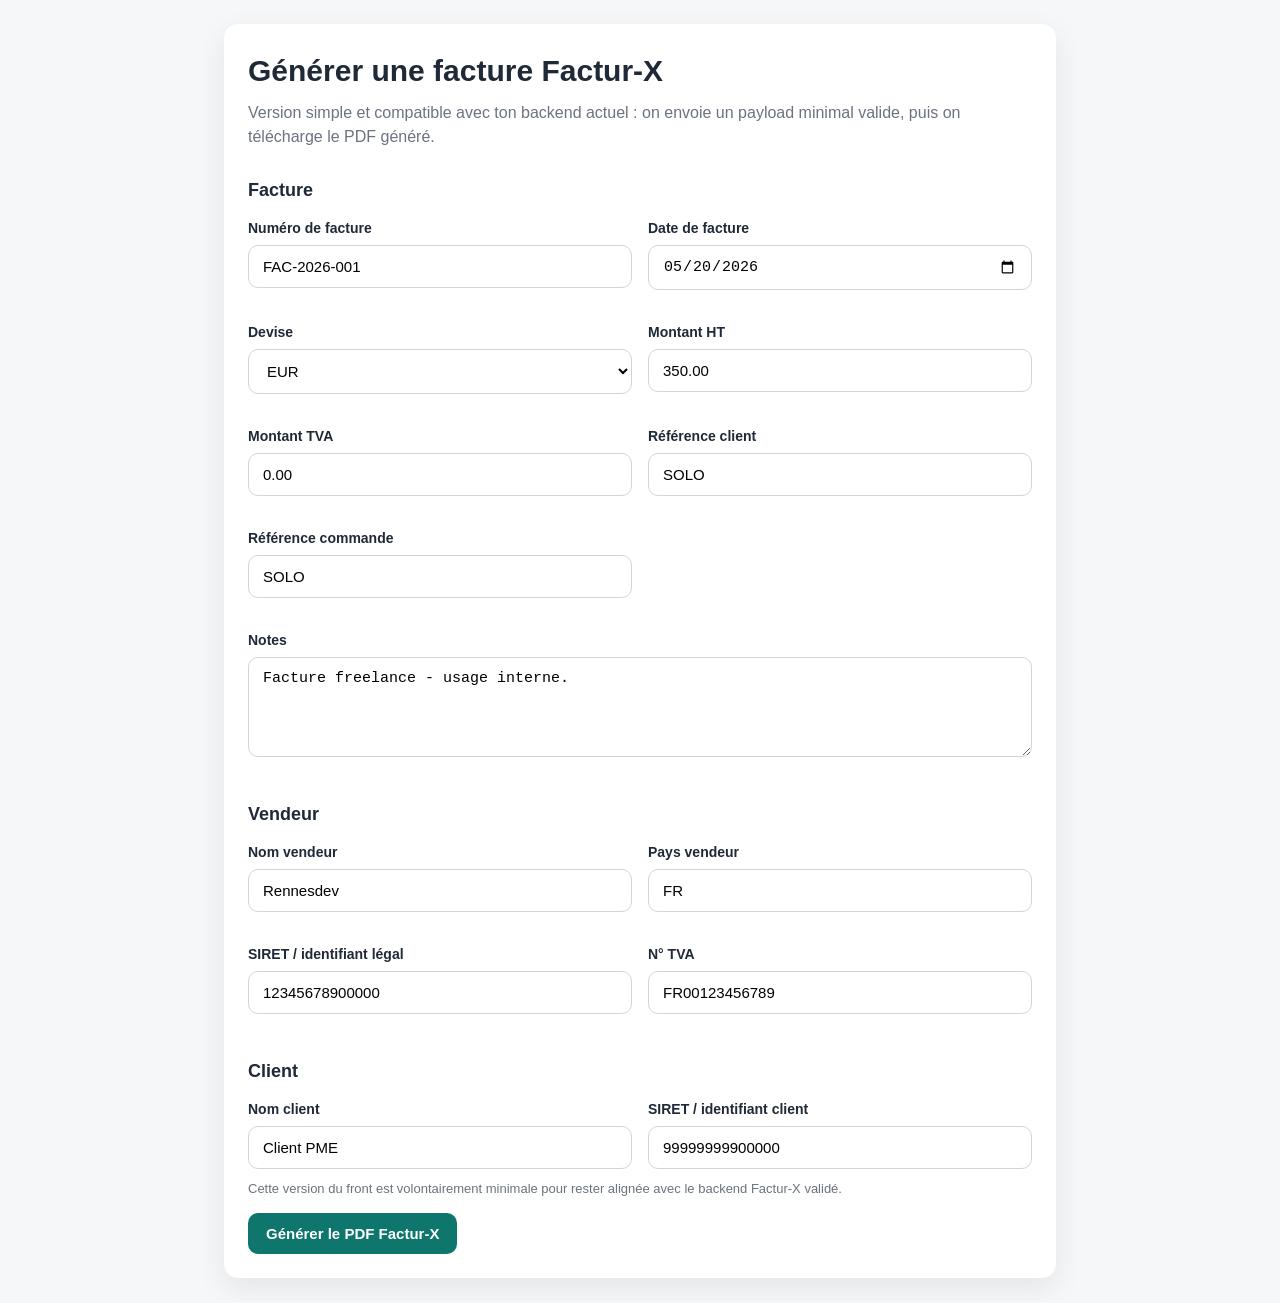
<file: index.html>
<!DOCTYPE html>
<html lang="fr">
<head>
  <meta charset="UTF-8" />
  <meta name="viewport" content="width=device-width, initial-scale=1.0" />
  <title>Rennesdev · Générateur Factur-X</title>
  <style>
    :root {
      --bg: #f6f7f9;
      --card: #ffffff;
      --text: #1f2937;
      --muted: #6b7280;
      --border: #d1d5db;
      --primary: #0f766e;
      --primary-hover: #115e59;
      --danger: #b91c1c;
      --success: #166534;
      --radius: 14px;
      --shadow: 0 10px 30px rgba(0, 0, 0, 0.08);
    }

    * {
      box-sizing: border-box;
    }

    body {
      margin: 0;
      font-family: Arial, sans-serif;
      background: var(--bg);
      color: var(--text);
      line-height: 1.5;
    }

    .container {
      max-width: 880px;
      margin: 0 auto;
      padding: 24px;
    }

    .card {
      background: var(--card);
      border-radius: var(--radius);
      box-shadow: var(--shadow);
      padding: 24px;
    }

    h1 {
      margin-top: 0;
      margin-bottom: 8px;
      font-size: 30px;
    }

    .intro {
      margin-top: 0;
      margin-bottom: 24px;
      color: var(--muted);
    }

    .grid {
      display: grid;
      grid-template-columns: repeat(2, minmax(0, 1fr));
      gap: 16px;
    }

    .field {
      display: flex;
      flex-direction: column;
      gap: 6px;
      margin-bottom: 16px;
    }

    .field.full {
      grid-column: 1 / -1;
    }

    label {
      font-weight: 700;
      font-size: 14px;
    }

    input,
    textarea,
    select {
      width: 100%;
      padding: 12px 14px;
      border: 1px solid var(--border);
      border-radius: 10px;
      font-size: 15px;
      background: #fff;
    }

    textarea {
      min-height: 100px;
      resize: vertical;
    }

    .section-title {
      margin: 28px 0 14px;
      font-size: 18px;
      font-weight: 700;
    }

    .actions {
      display: flex;
      gap: 12px;
      align-items: center;
      flex-wrap: wrap;
      margin-top: 8px;
    }

    button {
      border: none;
      border-radius: 10px;
      padding: 12px 18px;
      font-size: 15px;
      font-weight: 700;
      cursor: pointer;
      background: var(--primary);
      color: #fff;
    }

    button:hover {
      background: var(--primary-hover);
    }

    .status {
      margin-top: 18px;
      padding: 14px 16px;
      border-radius: 10px;
      font-size: 14px;
      display: none;
      white-space: pre-wrap;
    }

    .status.error {
      display: block;
      background: #fef2f2;
      color: var(--danger);
      border: 1px solid #fecaca;
    }

    .status.success {
      display: block;
      background: #f0fdf4;
      color: var(--success);
      border: 1px solid #bbf7d0;
    }

    .hint {
      color: var(--muted);
      font-size: 13px;
      margin-top: -6px;
      margin-bottom: 14px;
    }

    @media (max-width: 720px) {
      .grid {
        grid-template-columns: 1fr;
      }

      .container {
        padding: 16px;
      }

      .card {
        padding: 18px;
      }
    }
  </style>
</head>
<body>
  <div class="container">
    <div class="card">
      <h1>Générer une facture Factur-X</h1>
      <p class="intro">
        Version simple et compatible avec ton backend actuel : on envoie un payload minimal valide, puis on télécharge le PDF généré.
      </p>

      <form id="invoice-form">
        <div class="section-title">Facture</div>
        <div class="grid">
          <div class="field">
            <label for="invoiceNumber">Numéro de facture</label>
            <input id="invoiceNumber" name="invoiceNumber" type="text" value="FAC-2026-001" required />
          </div>

          <div class="field">
            <label for="invoiceDate">Date de facture</label>
            <input id="invoiceDate" name="invoiceDate" type="date" value="2026-05-20" required />
          </div>

          <div class="field">
            <label for="currency">Devise</label>
            <select id="currency" name="currency">
              <option value="EUR" selected>EUR</option>
            </select>
          </div>

          <div class="field">
            <label for="totalAmount">Montant HT</label>
            <input id="totalAmount" name="totalAmount" type="number" step="0.01" value="350.00" required />
          </div>

          <div class="field">
            <label for="taxTotalAmount">Montant TVA</label>
            <input id="taxTotalAmount" name="taxTotalAmount" type="number" step="0.01" value="0.00" required />
          </div>

          <div class="field">
            <label for="buyerReference">Référence client</label>
            <input id="buyerReference" name="buyerReference" type="text" value="SOLO" />
          </div>

          <div class="field">
            <label for="buyerOrderReference">Référence commande</label>
            <input id="buyerOrderReference" name="buyerOrderReference" type="text" value="SOLO" />
          </div>

          <div class="field full">
            <label for="notes">Notes</label>
            <textarea id="notes" name="notes">Facture freelance - usage interne.</textarea>
          </div>
        </div>

        <div class="section-title">Vendeur</div>
        <div class="grid">
          <div class="field">
            <label for="sellerName">Nom vendeur</label>
            <input id="sellerName" name="sellerName" type="text" value="Rennesdev" required />
          </div>

          <div class="field">
            <label for="sellerCountryCode">Pays vendeur</label>
            <input id="sellerCountryCode" name="sellerCountryCode" type="text" value="FR" required />
          </div>

          <div class="field">
            <label for="sellerLegalId">SIRET / identifiant légal</label>
            <input id="sellerLegalId" name="sellerLegalId" type="text" value="12345678900000" required />
          </div>

          <div class="field">
            <label for="sellerVatId">N° TVA</label>
            <input id="sellerVatId" name="sellerVatId" type="text" value="FR00123456789" required />
          </div>
        </div>

        <div class="section-title">Client</div>
        <div class="grid">
          <div class="field">
            <label for="buyerName">Nom client</label>
            <input id="buyerName" name="buyerName" type="text" value="Client PME" required />
          </div>

          <div class="field">
            <label for="buyerLegalId">SIRET / identifiant client</label>
            <input id="buyerLegalId" name="buyerLegalId" type="text" value="99999999900000" required />
          </div>
        </div>

        <p class="hint">
          Cette version du front est volontairement minimale pour rester alignée avec le backend Factur-X validé.
        </p>

        <div class="actions">
          <button type="submit" id="submitBtn">Générer le PDF Factur-X</button>
        </div>

        <div id="status" class="status"></div>
      </form>
    </div>
  </div>

  <script>
    const form = document.getElementById("invoice-form");
    const statusBox = document.getElementById("status");
    const submitBtn = document.getElementById("submitBtn");

    function setStatus(message, type) {
      statusBox.textContent = message;
      statusBox.className = "status " + type;
    }

    function clearStatus() {
      statusBox.textContent = "";
      statusBox.className = "status";
    }

    function buildPayload() {
      return {
        invoiceNumber: document.getElementById("invoiceNumber").value.trim(),
        invoiceDate: document.getElementById("invoiceDate").value,
        currency: document.getElementById("currency").value,
        totalAmount: Number(document.getElementById("totalAmount").value || 0),
        taxTotalAmount: Number(document.getElementById("taxTotalAmount").value || 0),
        buyerReference: document.getElementById("buyerReference").value.trim() || "SOLO",
        buyerOrderReference: document.getElementById("buyerOrderReference").value.trim() || "SOLO",
        notes: document.getElementById("notes").value.trim(),
        seller: {
          name: document.getElementById("sellerName").value.trim(),
          countryCode: document.getElementById("sellerCountryCode").value.trim() || "FR",
          legalId: document.getElementById("sellerLegalId").value.trim(),
          vatId: document.getElementById("sellerVatId").value.trim()
        },
        buyer: {
          name: document.getElementById("buyerName").value.trim(),
          legalId: document.getElementById("buyerLegalId").value.trim()
        }
      };
    }

    form.addEventListener("submit", async (event) => {
      event.preventDefault();
      clearStatus();
      submitBtn.disabled = true;
      submitBtn.textContent = "Génération en cours...";

      const payload = buildPayload();

      try {
        const response = await fetch("/facturx/generate-facturx", {
          method: "POST",
          headers: {
            "Content-Type": "application/json"
          },
          body: JSON.stringify(payload)
        });

        if (!response.ok) {
          const errorText = await response.text();
          setStatus(`Erreur API (${response.status}) : ${errorText}`, "error");
          return;
        }

        const blob = await response.blob();
        const downloadUrl = window.URL.createObjectURL(blob);
        const link = document.createElement("a");
        link.href = downloadUrl;
        link.download = `${payload.invoiceNumber || "facture"}-facturx.pdf`;
        document.body.appendChild(link);
        link.click();
        link.remove();
        window.URL.revokeObjectURL(downloadUrl);

        setStatus("PDF Factur-X généré avec succès.", "success");
      } catch (error) {
        setStatus(`Erreur réseau ou JavaScript : ${error.message}`, "error");
      } finally {
        submitBtn.disabled = false;
        submitBtn.textContent = "Générer le PDF Factur-X";
      }
    });
  </script>
</body>
</html>
</file>
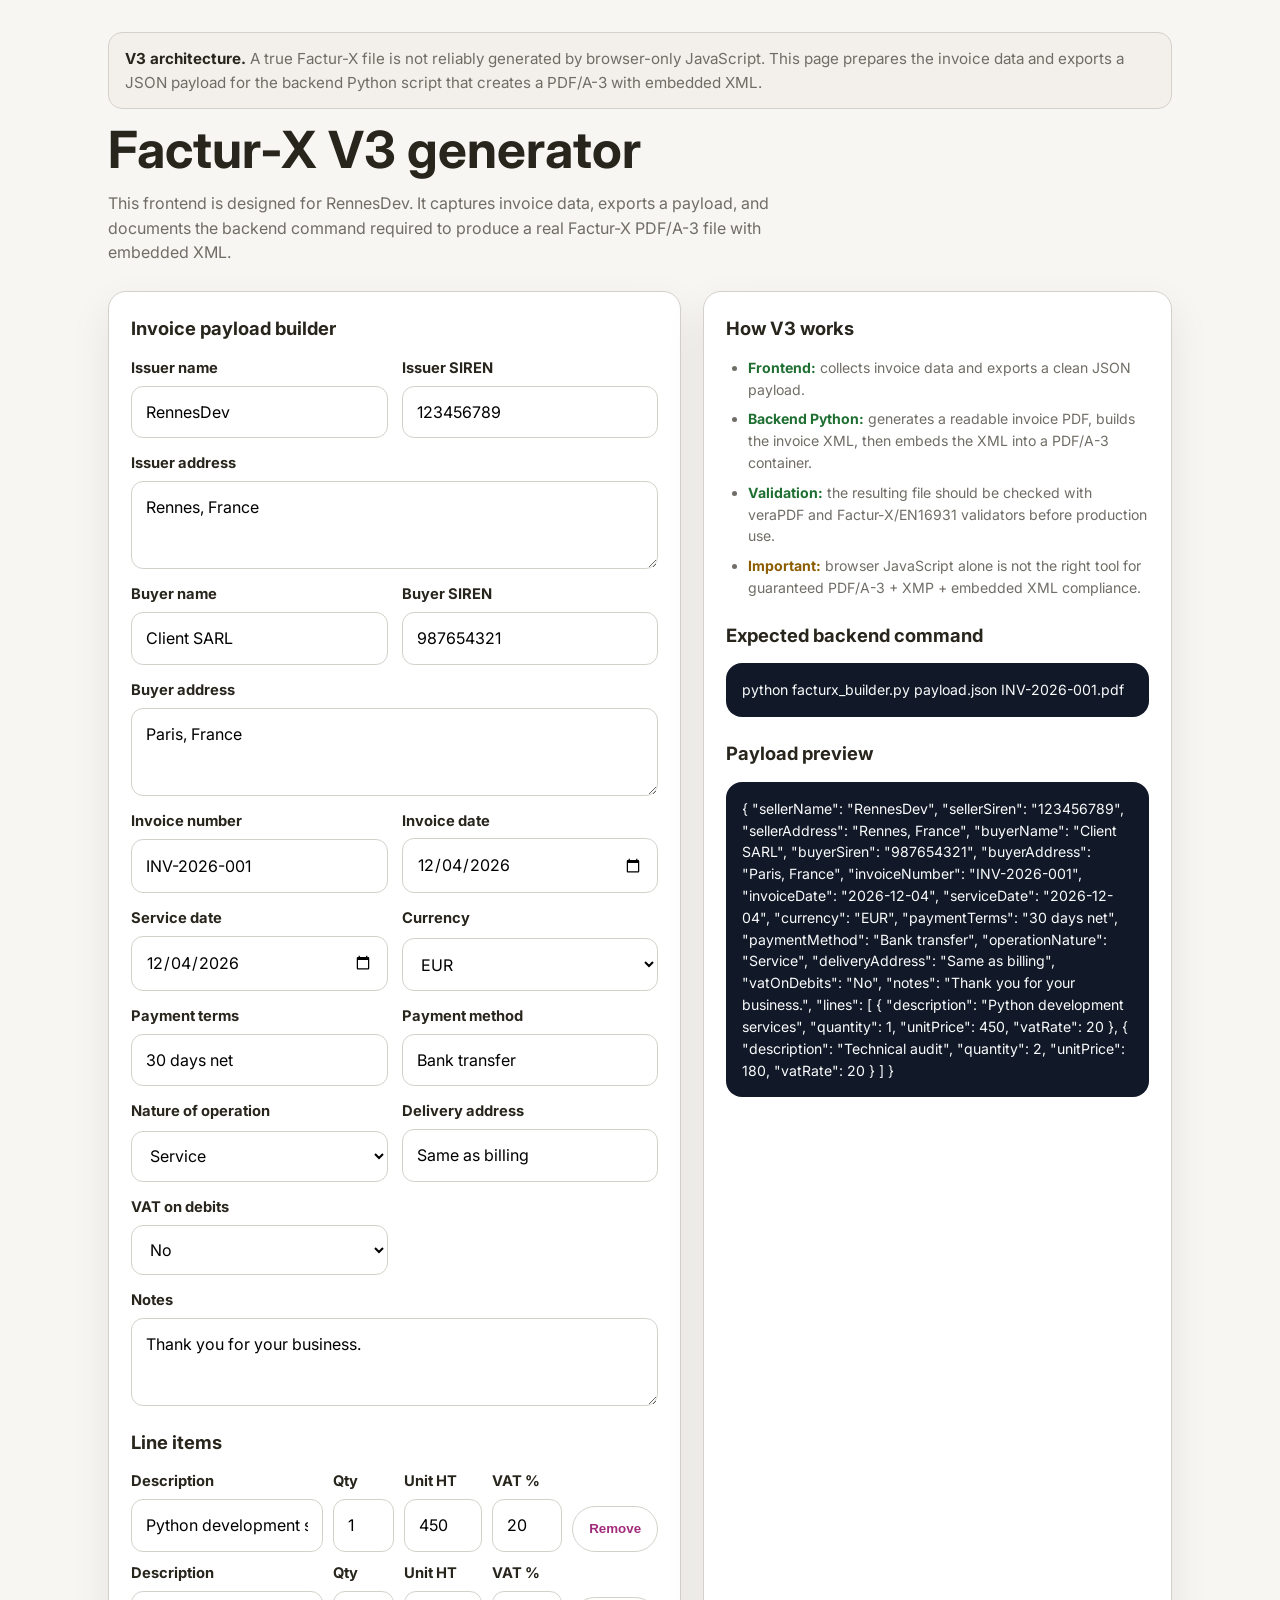
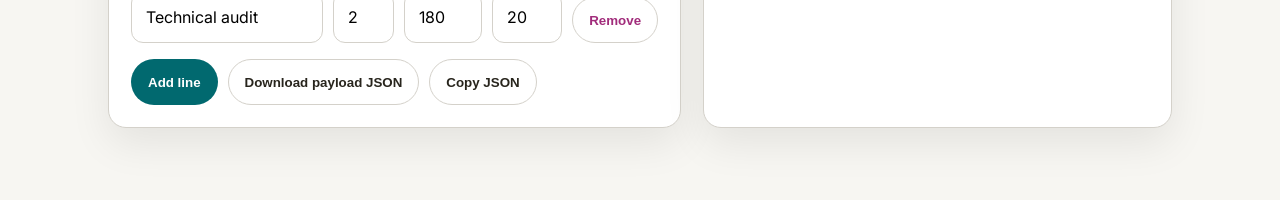
<file: facturx-generator-v3.html>
<!DOCTYPE html>
<html lang="fr">
<head>
  <meta charset="UTF-8" />
  <meta name="viewport" content="width=device-width, initial-scale=1.0" />
  <title>Factur-X Generator V3</title>
  <link rel="preconnect" href="https://fonts.googleapis.com">
  <link rel="preconnect" href="https://fonts.gstatic.com" crossorigin>
  <link href="https://fonts.googleapis.com/css2?family=Inter:wght@400;500;600;700;800&display=swap" rel="stylesheet">
  <style>
    :root{--bg:#f7f6f2;--surface:#ffffff;--surface2:#f3f0ec;--text:#28251d;--muted:#706d66;--border:#d4d1ca;--primary:#01696f;--primary2:#0c4e54;--radius:18px;--shadow:0 16px 40px rgba(0,0,0,.08)}
    *{box-sizing:border-box;margin:0;padding:0} body{font-family:Inter,system-ui,sans-serif;background:var(--bg);color:var(--text);line-height:1.55}
    .wrap{max-width:1100px;margin:0 auto;padding:32px 18px 72px}.hero{display:grid;gap:14px;margin-bottom:26px}.hero h1{font-size:clamp(2rem,4vw,3.4rem);line-height:1.05}.hero p{max-width:72ch;color:var(--muted)}
    .grid{display:grid;grid-template-columns:1.1fr .9fr;gap:22px}.card{background:var(--surface);border:1px solid var(--border);border-radius:var(--radius);padding:22px;box-shadow:var(--shadow)}
    .card h2{font-size:1.15rem;margin-bottom:14px}.fields{display:grid;grid-template-columns:repeat(2,minmax(0,1fr));gap:14px}.field{display:grid;gap:6px}.field.full{grid-column:1/-1}
    label{font-size:.92rem;font-weight:700} input,select,textarea{width:100%;padding:13px 14px;border:1px solid var(--border);border-radius:12px;background:#fff;font:inherit} textarea{min-height:88px;resize:vertical}
    .line{display:grid;grid-template-columns:2.2fr .7fr .9fr .8fr auto;gap:10px;align-items:end;margin-bottom:10px}.btns{display:flex;gap:10px;flex-wrap:wrap;margin-top:16px}
    button,.btn{display:inline-flex;align-items:center;justify-content:center;min-height:46px;padding:0 16px;border-radius:999px;border:1px solid transparent;background:var(--primary);color:#fff;font-weight:700;text-decoration:none;cursor:pointer}
    .secondary{background:#fff;color:var(--text);border-color:var(--border)} .danger{background:#fff;color:#a12c7b;border-color:var(--border)}
    .note{padding:14px 16px;border-radius:14px;background:var(--surface2);border:1px solid var(--border);color:var(--muted);font-size:.95rem}.note strong{color:var(--text)}
    .code{background:#111827;color:#f9fafb;padding:16px;border-radius:16px;overflow:auto;font-size:.88rem}.list{display:grid;gap:8px;padding-left:18px}.list li{margin-left:4px}
    .good{color:#1f6f32;font-weight:700}.warn{color:#8b5c00;font-weight:700}.mini{font-size:.88rem;color:var(--muted)}
    @media (max-width:980px){.grid{grid-template-columns:1fr}} @media (max-width:760px){.fields,.line{grid-template-columns:1fr}}
  </style>
</head>
<body>
  <div class="wrap">
    <section class="hero">
      <div class="note"><strong>V3 architecture.</strong> A true Factur-X file is not reliably generated by browser-only JavaScript. This page prepares the invoice data and exports a JSON payload for the backend Python script that creates a PDF/A-3 with embedded XML.</div>
      <h1>Factur-X V3 generator</h1>
      <p>This frontend is designed for RennesDev. It captures invoice data, exports a payload, and documents the backend command required to produce a real Factur-X PDF/A-3 file with embedded XML.</p>
    </section>

    <div class="grid">
      <section class="card">
        <h2>Invoice payload builder</h2>
        <div class="fields">
          <div class="field"><label for="sellerName">Issuer name</label><input id="sellerName" value="RennesDev"></div>
          <div class="field"><label for="sellerSiren">Issuer SIREN</label><input id="sellerSiren" value="123456789"></div>
          <div class="field full"><label for="sellerAddress">Issuer address</label><textarea id="sellerAddress">Rennes, France</textarea></div>
          <div class="field"><label for="buyerName">Buyer name</label><input id="buyerName" value="Client SARL"></div>
          <div class="field"><label for="buyerSiren">Buyer SIREN</label><input id="buyerSiren" value="987654321"></div>
          <div class="field full"><label for="buyerAddress">Buyer address</label><textarea id="buyerAddress">Paris, France</textarea></div>
          <div class="field"><label for="invoiceNumber">Invoice number</label><input id="invoiceNumber" value="INV-2026-001"></div>
          <div class="field"><label for="invoiceDate">Invoice date</label><input id="invoiceDate" type="date"></div>
          <div class="field"><label for="serviceDate">Service date</label><input id="serviceDate" type="date"></div>
          <div class="field"><label for="currency">Currency</label><select id="currency"><option>EUR</option></select></div>
          <div class="field"><label for="paymentTerms">Payment terms</label><input id="paymentTerms" value="30 days net"></div>
          <div class="field"><label for="paymentMethod">Payment method</label><input id="paymentMethod" value="Bank transfer"></div>
          <div class="field"><label for="operationNature">Nature of operation</label><select id="operationNature"><option>Service</option><option>Goods</option><option>Mixed</option></select></div>
          <div class="field"><label for="deliveryAddress">Delivery address</label><input id="deliveryAddress" value="Same as billing"></div>
          <div class="field"><label for="vatOnDebits">VAT on debits</label><select id="vatOnDebits"><option>No</option><option>Yes</option></select></div>
          <div class="field full"><label for="notes">Notes</label><textarea id="notes">Thank you for your business.</textarea></div>
        </div>

        <h2 style="margin-top:22px">Line items</h2>
        <div id="lines"></div>
        <div class="btns">
          <button type="button" id="addLine">Add line</button>
          <button type="button" class="secondary" id="downloadJson">Download payload JSON</button>
          <button type="button" class="secondary" id="copyJson">Copy JSON</button>
        </div>
      </section>

      <aside class="card">
        <h2>How V3 works</h2>
        <ul class="list mini">
          <li><span class="good">Frontend:</span> collects invoice data and exports a clean JSON payload.</li>
          <li><span class="good">Backend Python:</span> generates a readable invoice PDF, builds the invoice XML, then embeds the XML into a PDF/A-3 container.</li>
          <li><span class="good">Validation:</span> the resulting file should be checked with veraPDF and Factur-X/EN16931 validators before production use.</li>
          <li><span class="warn">Important:</span> browser JavaScript alone is not the right tool for guaranteed PDF/A-3 + XMP + embedded XML compliance.</li>
        </ul>

        <h2 style="margin-top:22px">Expected backend command</h2>
        <div class="code" id="commandBox"></div>

        <h2 style="margin-top:22px">Payload preview</h2>
        <div class="code" id="jsonPreview"></div>
      </aside>
    </div>
  </div>

  <template id="lineTpl">
    <div class="line">
      <div class="field"><label>Description</label><input data-k="description" value="Python development services"></div>
      <div class="field"><label>Qty</label><input data-k="quantity" type="number" min="0" step="0.01" value="1"></div>
      <div class="field"><label>Unit HT</label><input data-k="unitPrice" type="number" min="0" step="0.01" value="450"></div>
      <div class="field"><label>VAT %</label><input data-k="vatRate" type="number" min="0" step="0.01" value="20"></div>
      <button type="button" class="danger remove">Remove</button>
    </div>
  </template>

  <script>
    const ids=['sellerName','sellerSiren','sellerAddress','buyerName','buyerSiren','buyerAddress','invoiceNumber','invoiceDate','serviceDate','currency','paymentTerms','paymentMethod','operationNature','deliveryAddress','vatOnDebits','notes'];
    const $=id=>document.getElementById(id);
    const lines=$('lines');
    const today=new Date().toISOString().slice(0,10); $('invoiceDate').value=today; $('serviceDate').value=today;
    function addLine(v={description:'Python development services',quantity:1,unitPrice:450,vatRate:20}){const node=$('lineTpl').content.cloneNode(true);const row=node.querySelector('.line');Object.entries(v).forEach(([k,val])=>{const el=row.querySelector(`[data-k="${k}"]`);if(el)el.value=val});row.querySelector('.remove').onclick=()=>{row.remove();update()};row.querySelectorAll('input').forEach(i=>i.addEventListener('input',update));lines.appendChild(row);update()}
    function payload(){const data=Object.fromEntries(ids.map(id=>[id,$(id).value]));data.lines=[...lines.querySelectorAll('.line')].map(row=>({description:row.querySelector('[data-k="description"]').value,quantity:+row.querySelector('[data-k="quantity"]').value,unitPrice:+row.querySelector('[data-k="unitPrice"]').value,vatRate:+row.querySelector('[data-k="vatRate"]').value}));return data}
    function update(){const p=payload();$('jsonPreview').textContent=JSON.stringify(p,null,2);$('commandBox').textContent=`python facturx_builder.py payload.json ${p.invoiceNumber || 'invoice'}.pdf`}
    function download(name, text, type){const blob=new Blob([text],{type});const a=document.createElement('a');a.href=URL.createObjectURL(blob);a.download=name;document.body.appendChild(a);a.click();a.remove();setTimeout(()=>URL.revokeObjectURL(a.href),1000)}
    $('addLine').onclick=()=>addLine({description:'Additional service',quantity:1,unitPrice:120,vatRate:20});
    $('downloadJson').onclick=()=>download('payload.json', JSON.stringify(payload(),null,2), 'application/json');
    $('copyJson').onclick=async()=>{await navigator.clipboard.writeText(JSON.stringify(payload(),null,2));};
    ids.forEach(id=>$(id).addEventListener('input',update)); addLine(); addLine({description:'Technical audit',quantity:2,unitPrice:180,vatRate:20});
  </script>
</body>
</html>
</file>
